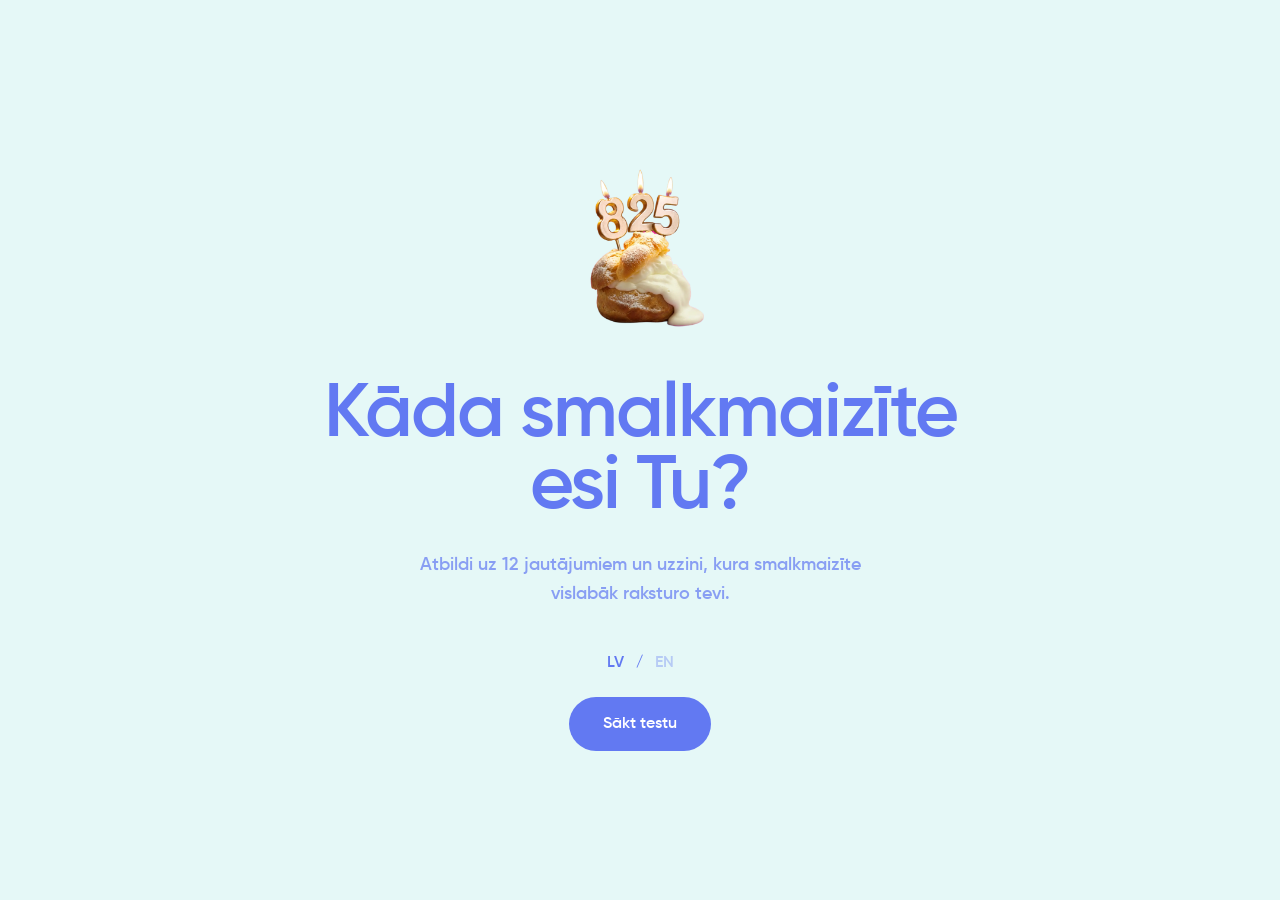
<file: index.html>
<!DOCTYPE html>
<html lang="lv">
<head>
    <meta charset="UTF-8">
    <meta name="viewport" content="width=device-width, initial-scale=1.0">

    <title>Kāda smalkmaizīte esi Tu?</title>

    <link rel="stylesheet" href="style.css">
</head>

<body>

    <main class="app">

        <!-- LANDING PAGE -->
        <section id="landing-screen" class="screen landing-screen">

            <div class="landing-content">

                <div class="pastry-placeholder">
                    <img src="images/indexvecriga.webp" alt="Smalkmaizīte">
                </div>

                <h1 id="landing-title">
                    Kāda<br>
                    smalkmaizīte<br>
                    esi Tu?
                </h1>

                <p class="landing-description" id="landing-description">
                    Atbildi uz 12 jautājumiem un uzzini,
                    kura smalkmaizīte vislabāk raksturo tevi.
                </p>

                <div class="language-switcher">

                <button id="lv-button" class="language-button active">
                    LV
                </button>

                <span>/</span>

                <button id="en-button" class="language-button">
                    EN
                </button>

                </div>

                <button id="start-button" class="primary-button">
                    Sākt testu
                </button>

            </div>

        </section>


        <!-- QUIZ PAGE -->
        <section id="quiz-screen" class="screen quiz-screen hidden">

            <div class="quiz-container">

                <div class="quiz-header">

                    <span id="question-counter">
                        1 / 12
                    </span>

                    <div class="progress-track">
                        <div
                            id="progress-bar"
                            class="progress-bar">
                        </div>
                    </div>

                </div>


                <div id="question-container" class="question-container">

                    <p class="question-number">
                        JAUTĀJUMS 1
                    </p>

                    <h2 id="question-text">
                        Jautājums tiks ielādēts šeit
                    </h2>

                    <div id="answers-container" class="answers-container">
                        <!-- Answers will be added by JavaScript -->
                    </div>

                </div>


                <button
                    id="next-button"
                    class="primary-button next-button"
                    disabled>
                    Turpināt
                </button>

            </div>

        </section>

    </main>


    <script src="questions.js"></script>
    <script src="script.js"></script>

</body>
</html>
</file>
<file: style.css>
/* =========================
   GENERAL
========================= */
@font-face {
    font-family: "MyFont";
    src: url("fonts/Gilroy-SemiBold.ttf") format("truetype");
    font-weight: 600;
    font-style: normal;
}

* {
    box-sizing: border-box;
    margin: 0;
    padding: 0;
}

html,
body {
    width: 100%;
    min-height: 100%;
}
/*#f7f2eb*/
body {
    font-family: "MyFont", sans-serif;
    background: #e5f8f7;
    color: #6279f2;
}

button {
    font-family: inherit;
}


/* =========================
   APP
========================= */

.app {
    width: 100%;
    min-height: 100vh;
    overflow: hidden;
}


/* =========================
   SCREENS
========================= */

.screen {
    min-height: 100vh;
    width: 100%;

    display: flex;
    align-items: center;
    justify-content: center;

    padding: 40px 20px;

    transition:
        opacity 0.4s ease,
        transform 0.4s ease;
}

.hidden {
    display: none;
}


/* =========================
   LANDING PAGE
========================= */

.landing-screen {
    text-align: center;
}

.landing-content {
    width: 100%;
    max-width: 700px;

    display: flex;
    flex-direction: column;
    align-items: center;
}


/* Temporary pastry */

.pastry-placeholder {
    font-size: 90px;
    margin-bottom: 30px;

    animation: floatingPastry 3s ease-in-out infinite;
}

.pastry-placeholder img {
    width: 200px;
    height: 200px;
    object-fit: contain;
    display: block;
}


.landing-image-container img {
    width: 100%;
    height: 100%;

    object-fit: contain;
}

.result-image-container {
    width: 170px;
    height: 170px;

    margin-bottom: 30px;

    display: flex;
    align-items: center;
    justify-content: center;

    overflow: hidden;
}

.result-image-container img {
    width: 100%;
    height: 100%;

    object-fit: contain;
}

@keyframes floatingPastry {

    0% {
        transform: translateY(0);
    }

    50% {
        transform: translateY(-10px);
    }

    100% {
        transform: translateY(0);
    }

}


/* Small title */

.eyebrow {
    font-size: 13px;
    letter-spacing: 3px;
    font-weight: bold;

    margin-bottom: 18px;

    opacity: 0.6;
}


/* Main title */

h1 {
    font-size: clamp(42px, 7vw, 76px);
    line-height: 0.95;
    letter-spacing: -2px;

    margin-bottom: 28px;
}


/* Description */

.landing-description {
    max-width: 500px;

    font-size: 18px;
    line-height: 1.6;

    opacity: 0.7;

    margin-bottom: 40px;
}
/*BAKERY LINK RESULT PAGE */

.bakery-link-text {
    
    margin-bottom: 8px;

    font-size: 18px;
    line-height: 1.6;

    color: #6279f2;
    opacity: 0.7;
}

.bakery-link {
    color: #6279f2;

    font-size: 18px;
    line-height: 1.6;

    opacity: 0.7;

    text-decoration: underline;

    transition: opacity 0.2s ease;
}

.bakery-link:hover {
    opacity: 1;
}

.bakery-link-section {
    width: 90%;
    margin-top: 1px;
    padding-top: 30px;

    border-top: 2px solid rgba(45, 36, 31, 0.15);
}

/* =========================
   LANGUAGE SWITCHER
========================= */

.language-switcher {
    display: flex;
    align-items: center;
    gap: 8px;

    margin-bottom: 20px;

    font-size: 14px;
    font-weight: bold;
}

.language-button {
    border: none;
    background: transparent;

    padding: 4px;

    font-size: 16px;
    font-weight: bold;

    color: #6279f2;

    opacity: 0.35;

    cursor: pointer;

    transition: opacity 0.2s ease;
}

.language-button:hover {
    opacity: 0.7;
}

.language-button.active {
    opacity: 1;
}

/* =========================
   BUTTON
========================= */

.primary-button {
    border: none;

    padding: 17px 34px;

    border-radius: 100px;

    background: #6279f2;
    color: white;

    font-size: 16px;
    font-weight: bold;

    cursor: pointer;

    transition:
        transform 0.2s ease,
        opacity 0.2s ease;
}

.primary-button:hover {
    transform: translateY(-2px);
}

.primary-button:active {
    transform: translateY(0);
}

.primary-button:disabled {
    opacity: 0.35;
    cursor: not-allowed;
}

.primary-button:disabled:hover {
    transform: none;
}


/* =========================
   QUIZ
========================= */

.quiz-container {
    width: 100%;
    max-width: 720px;
}


/* Quiz header */

.quiz-header {
    margin-bottom: 70px;
}

#question-counter {
    display: block;

    font-size: 14px;
    font-weight: bold;

    margin-bottom: 12px;

    opacity: 0.6;
}


/* Progress bar */

.progress-track {
    width: 100%;
    height: 5px;

    background: rgba(45, 36, 31, 0.12);

    border-radius: 100px;

    overflow: hidden;
}

.progress-bar {
    height: 100%;
    width: 8.333%;

    background: #6279f2;

    border-radius: 100px;

    transition: width 0.4s ease;
}


/* =========================
   QUESTION
========================= */

.question-container {
    transition:
        opacity 0.25s ease,
        transform 0.25s ease;
}

.question-number {
    font-size: 12px;
    font-weight: bold;

    letter-spacing: 2px;

    opacity: 0.45;

    margin-bottom: 15px;
}

#question-text {
    font-size: clamp(30px, 5vw, 48px);
    line-height: 1.1;

    letter-spacing: -1px;

    margin-bottom: 40px;
}


/* =========================
   ANSWERS
========================= */

.answers-container {
    display: flex;
    flex-direction: column;
    gap: 12px;
}

.answer-button {
    width: 100%;

    padding: 0;

    border: 2px solid rgba(45, 36, 31, 0.15);

    border-radius: 14px;

    background: transparent;

    color: #6279f2;

    text-align: left;

    font-size: 17px;

    cursor: pointer;

    overflow: hidden;

    transition:
        background 0.2s ease,
        border-color 0.2s ease,
        transform 0.2s ease;
}


.answer-button:hover {
    border-color: #6279f2;

    transform: translateX(4px);
}


.answer-button.selected {
    background: #6279f2;

    border-color: #6279f2;

    color: white;
}


/* =========================
ANSWER IMAGE
========================= */

.answer-image {
    display: block;
    width: 100%;
    height: clamp(140px, 20vw, 200px);
    object-fit: cover;
    object-position: center;
}


/* =========================
ANSWER TEXT
========================= */

.answer-text {
    display: block;

    padding: 18px 22px;

    line-height: 1.4;
}


/* Next button */

.next-button {
    margin-top: 35px;
}


/* =========================
   MOBILE
========================= */

@media (max-width: 600px) {

    .screen {
        padding: 30px 18px;
    }

    .pastry-placeholder img {
        width: 170px;
        height: 170px;
    }

    h1 {
        letter-spacing: -1px;
    }

    .landing-description {
        font-size: 16px;
    }

    .quiz-header {
        margin-bottom: 50px;
    }

    #question-text {
        margin-bottom: 30px;
    }

    .answer-button {
        padding: 0;
        font-size: 16px;
    }
}
</file>
